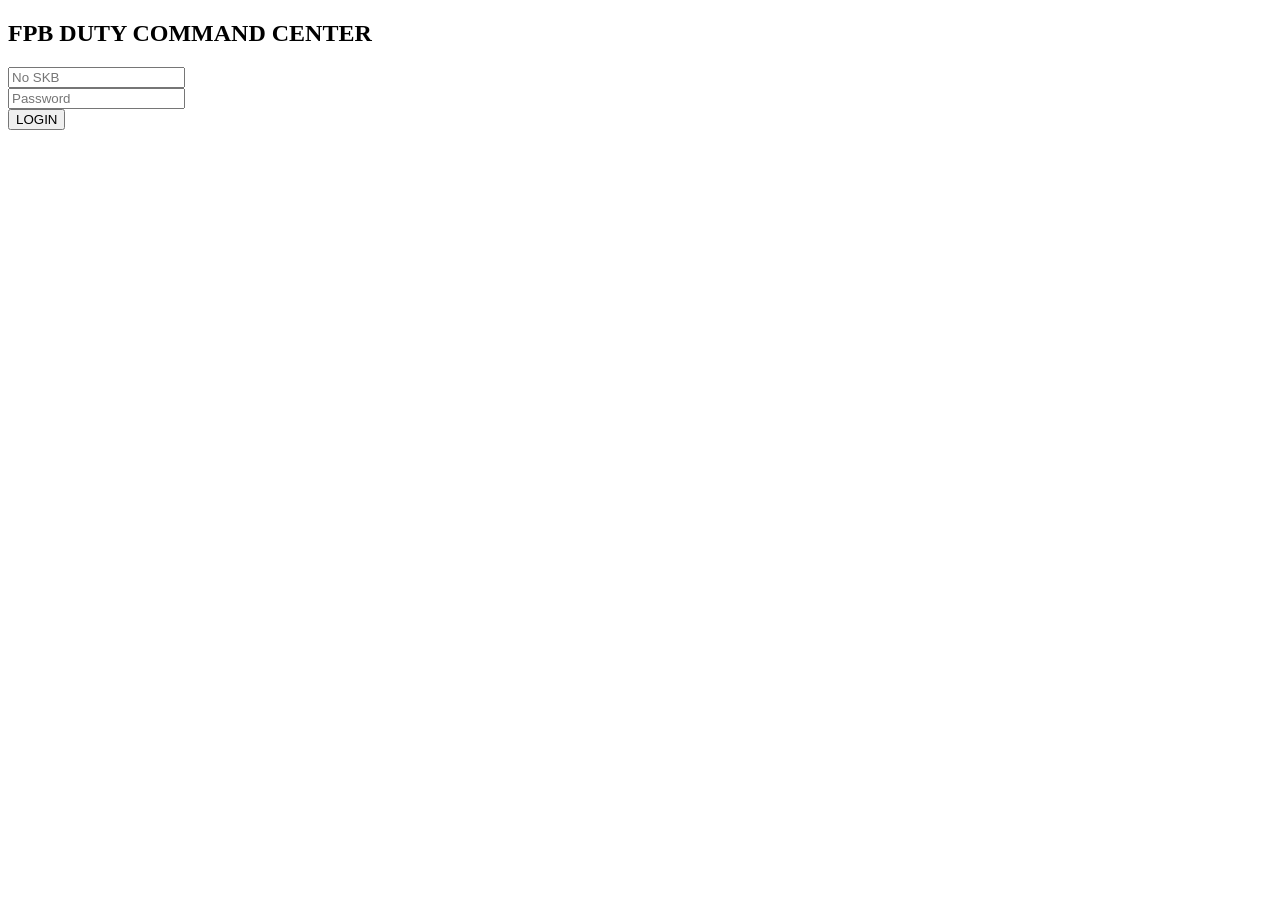
<file: index.html>
<!DOCTYPE html>

<html>

<head>

<title>
FPB Duty Login
</title>

<script src="supabase-config.js"></script>

</head>


<body>


<h2>
FPB DUTY COMMAND CENTER
</h2>


<input 
id="no_skb"
placeholder="No SKB">


<br>


<input 
id="password"
type="password"
placeholder="Password">


<br>


<button onclick="login()">

LOGIN

</button>



<script src="login.js"></script>


</body>

</html>
</file>
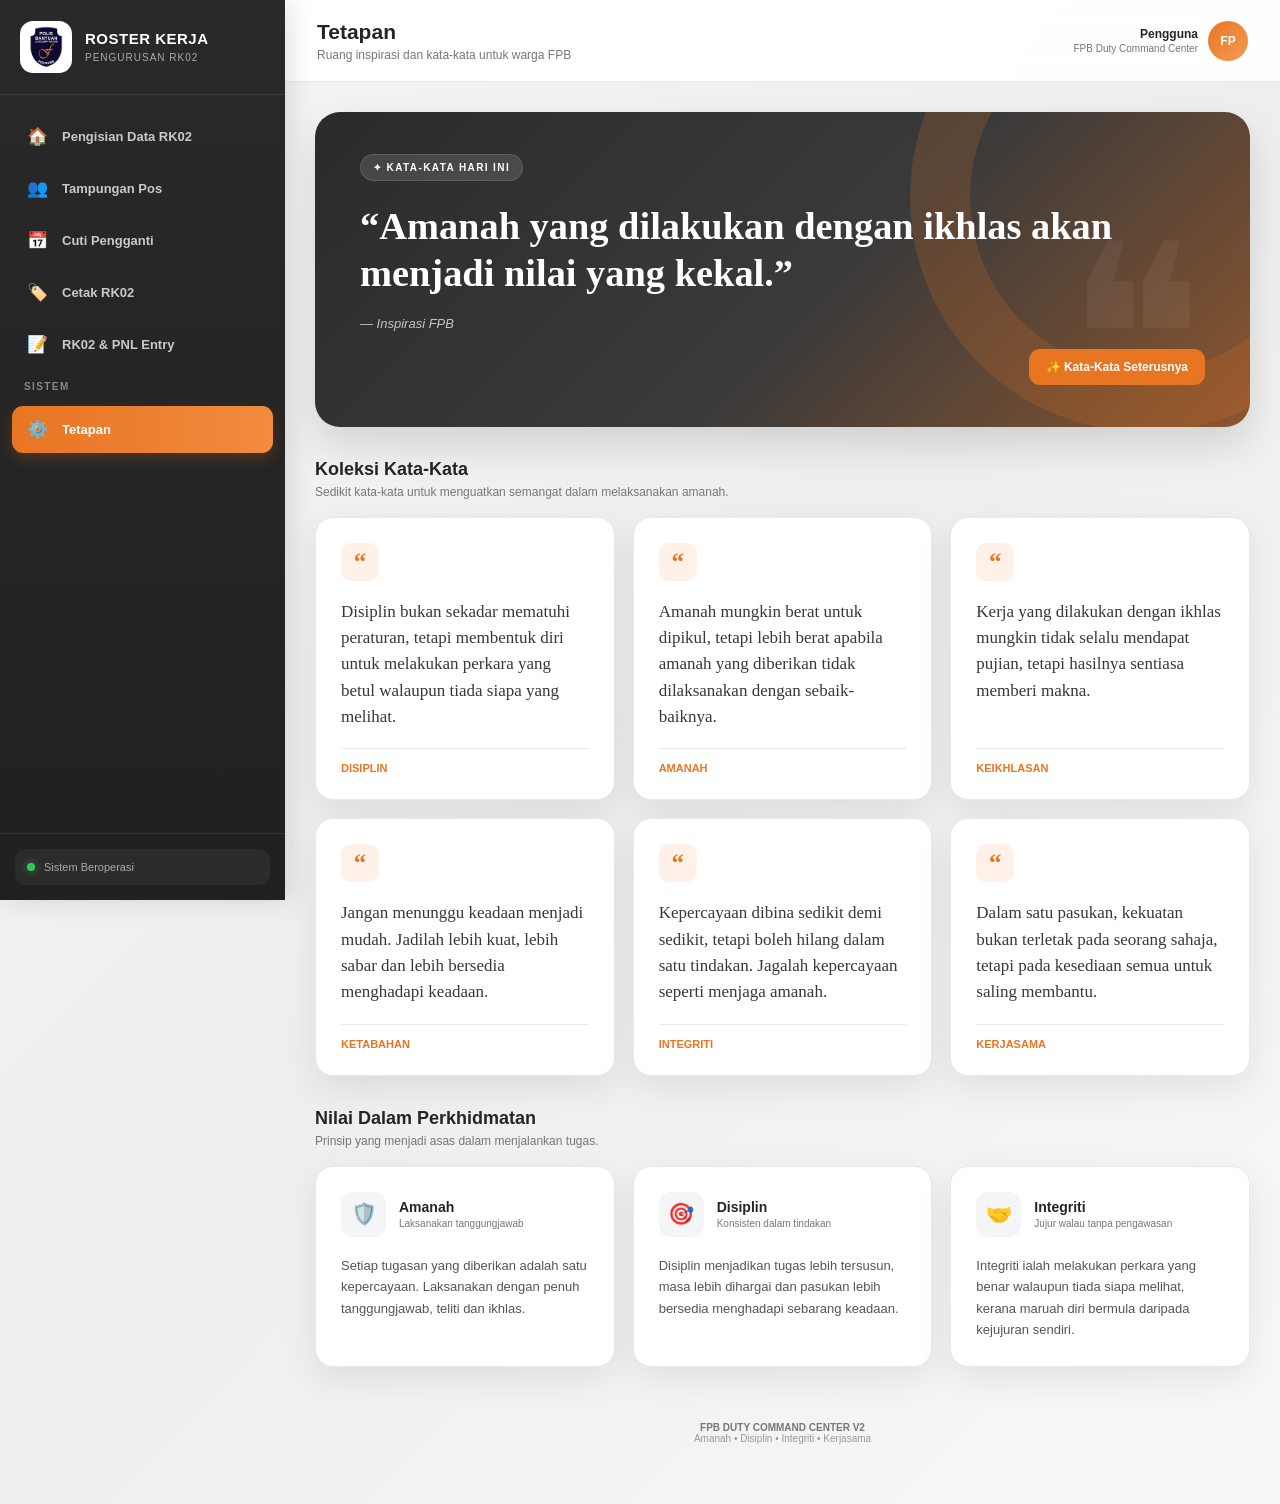
<file: tetapan.html>
<!DOCTYPE html>
<html lang="ms">

<head>

<meta charset="UTF-8">

<meta
    name="viewport"
    content="width=device-width, initial-scale=1.0"
>

<title>
Tetapan — FPB Duty Command Center V2
</title>

<link
    rel="icon"
    type="image/png"
    href="assets/logo.png"
>

<style>

/* =====================================================
   GLOBAL
===================================================== */

* {
    box-sizing: border-box;
    margin: 0;
    padding: 0;
}

:root {

    --orange: #e87522;
    --orange-dark: #c95d12;
    --orange-light: #fff1e7;

    --dark: #252525;
    --dark-2: #303030;

    --grey-1: #f4f5f6;
    --grey-2: #e7e8ea;
    --grey-3: #c8cbd0;

    --text: #252525;
    --muted: #777;

    --white: #ffffff;

    --shadow:
        0 12px 35px rgba(0,0,0,.08);

    --radius: 18px;
}

html {
    scroll-behavior: smooth;
}

body {

    font-family:
        "Segoe UI",
        Arial,
        sans-serif;

    background:
        linear-gradient(
            135deg,
            #f5f5f5 0%,
            #eeeeee 50%,
            #f8f8f8 100%
        );

    color: var(--text);

    min-height: 100vh;

}


/* =====================================================
   SIDEBAR
===================================================== */

.sidebar {

    position: fixed;

    top: 0;
    left: 0;
    bottom: 0;

    width: 285px;

    background:
        linear-gradient(
            180deg,
            #292929 0%,
            #202020 100%
        );

    color: white;

    z-index: 1000;

    display: flex;
    flex-direction: column;

    box-shadow:
        5px 0 25px rgba(0,0,0,.12);

}


/* =====================================================
   SIDEBAR BRAND
===================================================== */

.brand {

    min-height: 95px;

    display: flex;
    align-items: center;

    gap: 13px;

    padding:
        18px 20px;

    border-bottom:
        1px solid
        rgba(255,255,255,.08);

}

.brand-logo {

    width: 52px;
    height: 52px;

    border-radius: 13px;

    object-fit: contain;

    background: white;

    padding: 5px;

}

.brand-text {

    line-height: 1.15;

}

.brand-title {

    font-size: 15px;

    font-weight: 800;

    letter-spacing: .5px;

}

.brand-subtitle {

    margin-top: 5px;

    font-size: 10px;

    color: #aaa;

    letter-spacing: 1px;

}


/* =====================================================
   NAVIGATION
===================================================== */

.nav {

    padding: 18px 12px;

    overflow-y: auto;

    flex: 1;

}

.nav-title {

    padding:
        8px 12px;

    margin-bottom: 6px;

    font-size: 10px;

    font-weight: 700;

    color: #888;

    text-transform: uppercase;

    letter-spacing: 1.4px;

}

.nav-item {

    display: flex;

    align-items: center;

    gap: 13px;

    min-height: 47px;

    padding:
        0 14px;

    margin-bottom: 5px;

    border-radius: 11px;

    color: #c9c9c9;

    text-decoration: none;

    font-size: 13px;

    font-weight: 600;

    transition:
        .2s ease;

}

.nav-item:hover {

    background:
        rgba(255,255,255,.07);

    color: white;

    transform:
        translateX(2px);

}

.nav-item.active {

    background:
        linear-gradient(
            90deg,
            var(--orange),
            #f18b3e
        );

    color: white;

    box-shadow:
        0 6px 15px
        rgba(232,117,34,.22);

}

.nav-icon {

    width: 23px;

    text-align: center;

    font-size: 17px;

}


/* =====================================================
   SIDEBAR FOOTER
===================================================== */

.sidebar-footer {

    padding:
        15px;

    border-top:
        1px solid
        rgba(255,255,255,.08);

}

.system-status {

    display: flex;

    align-items: center;

    gap: 9px;

    padding:
        12px;

    border-radius: 11px;

    background:
        rgba(255,255,255,.05);

    font-size: 11px;

    color: #aaa;

}

.status-dot {

    width: 8px;
    height: 8px;

    border-radius: 50%;

    background: #35c759;

    box-shadow:
        0 0 8px
        rgba(53,199,89,.6);

}


/* =====================================================
   MAIN
===================================================== */

.main {

    margin-left: 285px;

    min-height: 100vh;

}


/* =====================================================
   TOPBAR
===================================================== */

.topbar {

    height: 82px;

    background:
        rgba(255,255,255,.94);

    backdrop-filter:
        blur(12px);

    border-bottom:
        1px solid
        var(--grey-2);

    display: flex;

    align-items: center;

    justify-content: space-between;

    padding:
        0 32px;

    position: sticky;

    top: 0;

    z-index: 100;

}

.topbar-left h1 {

    font-size: 21px;

    font-weight: 800;

}

.topbar-left p {

    margin-top: 4px;

    font-size: 12px;

    color: var(--muted);

}

.user-box {

    display: flex;

    align-items: center;

    gap: 10px;

}

.avatar {

    width: 40px;
    height: 40px;

    border-radius: 50%;

    display: flex;

    align-items: center;
    justify-content: center;

    background:
        linear-gradient(
            135deg,
            var(--orange),
            #f49b55
        );

    color: white;

    font-size: 12px;

    font-weight: 800;

}

.user-info {

    text-align: right;

}

.user-name {

    font-size: 12px;

    font-weight: 700;

}

.user-role {

    font-size: 10px;

    color: var(--muted);

    margin-top: 2px;

}


/* =====================================================
   CONTENT
===================================================== */

.content {

    padding:
        30px;

    max-width: 1450px;

    margin: auto;

}


/* =====================================================
   HERO
===================================================== */

.hero {

    position: relative;

    overflow: hidden;

    min-height: 290px;

    border-radius:
        25px;

    padding:
        42px 45px;

    color: white;

    background:
        linear-gradient(
            135deg,
            #2b2b2b 0%,
            #3a3a3a 55%,
            #e87522 150%
        );

    box-shadow:
        0 18px 40px
        rgba(0,0,0,.13);

    display: flex;

    align-items: center;

}

.hero::before {

    content: "";

    position: absolute;

    width: 350px;
    height: 350px;

    right: -130px;
    top: -150px;

    border-radius: 50%;

    border:
        60px solid
        rgba(232,117,34,.18);

}

.hero::after {

    content: "❝";

    position: absolute;

    right: 45px;
    bottom: -65px;

    font-family: Georgia, serif;

    font-size: 260px;

    color:
        rgba(255,255,255,.05);

}

.hero-content {

    position: relative;

    z-index: 2;

    max-width: 900px;

}

.hero-label {

    display: inline-flex;

    align-items: center;

    gap: 8px;

    padding:
        7px 12px;

    border-radius: 30px;

    background:
        rgba(255,255,255,.12);

    border:
        1px solid
        rgba(255,255,255,.12);

    font-size: 10px;

    font-weight: 800;

    letter-spacing: 1.4px;

    text-transform: uppercase;

}

.hero h2 {

    margin-top: 22px;

    font-family:
        Georgia,
        "Times New Roman",
        serif;

    font-size:
        clamp(27px, 3vw, 43px);

    line-height: 1.22;

    font-weight: 700;

}

.hero-author {

    margin-top: 19px;

    color:
        rgba(255,255,255,.72);

    font-size: 13px;

    font-style: italic;

}


/* =====================================================
   SECTION TITLE
===================================================== */

.section-heading {

    margin:
        32px 0 18px;

    display: flex;

    align-items: end;

    justify-content: space-between;

}

.section-heading h3 {

    font-size: 18px;

    font-weight: 800;

}

.section-heading p {

    margin-top: 5px;

    color: var(--muted);

    font-size: 12px;

}


/* =====================================================
   QUOTE GRID
===================================================== */

.quote-grid {

    display: grid;

    grid-template-columns:
        repeat(3, 1fr);

    gap: 18px;

}

.quote-card {

    background:
        white;

    border:
        1px solid
        var(--grey-2);

    border-radius:
        var(--radius);

    padding:
        25px;

    box-shadow:
        var(--shadow);

    min-height: 205px;

    display: flex;

    flex-direction: column;

    transition:
        transform .2s ease,
        box-shadow .2s ease;

}

.quote-card:hover {

    transform:
        translateY(-4px);

    box-shadow:
        0 17px 38px
        rgba(0,0,0,.11);

}

.quote-icon {

    width: 38px;
    height: 38px;

    border-radius: 10px;

    background:
        var(--orange-light);

    color:
        var(--orange);

    display: flex;

    align-items: center;
    justify-content: center;

    font-family: Georgia, serif;

    font-size: 25px;

    font-weight: bold;

}

.quote-text {

    margin-top: 18px;

    font-family:
        Georgia,
        "Times New Roman",
        serif;

    font-size: 17px;

    line-height: 1.55;

    color:
        #383838;

    flex: 1;

}

.quote-footer {

    margin-top: 18px;

    padding-top: 13px;

    border-top:
        1px solid
        var(--grey-2);

    font-size: 11px;

    color:
        var(--orange);

    font-weight: 700;

}


/* =====================================================
   MOTIVATION CARDS
===================================================== */

.motivation-grid {

    display: grid;

    grid-template-columns:
        repeat(3, 1fr);

    gap: 18px;

}

.motivation-card {

    background:
        white;

    border-radius:
        var(--radius);

    border:
        1px solid
        var(--grey-2);

    padding:
        25px;

    box-shadow:
        var(--shadow);

}

.motivation-top {

    display: flex;

    align-items: center;

    gap: 13px;

}

.motivation-icon {

    width: 45px;
    height: 45px;

    display: flex;

    align-items: center;
    justify-content: center;

    border-radius: 12px;

    background:
        var(--grey-1);

    font-size: 21px;

}

.motivation-title {

    font-size: 14px;

    font-weight: 800;

}

.motivation-subtitle {

    margin-top: 3px;

    color: var(--muted);

    font-size: 10px;

}

.motivation-text {

    margin-top: 18px;

    color:
        #555;

    font-size: 13px;

    line-height: 1.65;

}


/* =====================================================
   NEXT QUOTE BUTTON
===================================================== */

.quote-action {

    margin-top: 18px;

    display: flex;

    justify-content: flex-end;

}

.btn-next {

    border: none;

    border-radius: 11px;

    padding:
        11px 17px;

    background:
        var(--orange);

    color: white;

    font-size: 12px;

    font-weight: 700;

    cursor: pointer;

    transition:
        .2s ease;

}

.btn-next:hover {

    background:
        var(--orange-dark);

    transform:
        translateY(-1px);

}


/* =====================================================
   FOOTER
===================================================== */

.page-footer {

    margin-top: 35px;

    padding:
        20px 5px 30px;

    text-align: center;

    color:
        #999;

    font-size: 10px;

}

.page-footer strong {

    color:
        #777;

}


/* =====================================================
   MOBILE NAV
===================================================== */

.mobile-nav {

    display: none;

}


/* =====================================================
   RESPONSIVE
===================================================== */

@media (max-width: 1050px) {

    .quote-grid,
    .motivation-grid {

        grid-template-columns:
            1fr 1fr;

    }

}

@media (max-width: 800px) {

    .sidebar {

        display: none;

    }

    .main {

        margin-left: 0;

        padding-bottom: 70px;

    }

    .topbar {

        height: 70px;

        padding:
            0 18px;

    }

    .topbar-left h1 {

        font-size: 17px;

    }

    .topbar-left p {

        font-size: 10px;

    }

    .user-info {

        display: none;

    }

    .content {

        padding:
            18px;

    }

    .hero {

        min-height: 310px;

        padding:
            30px 25px;

        border-radius:
            20px;

    }

    .hero h2 {

        font-size:
            27px;

    }

    .quote-grid,
    .motivation-grid {

        grid-template-columns:
            1fr;

    }

    .mobile-nav {

        position: fixed;

        display: flex;

        left: 0;
        right: 0;
        bottom: 0;

        height: 64px;

        background:
            rgba(35,35,35,.97);

        z-index: 2000;

        align-items: center;

        justify-content: space-around;

        box-shadow:
            0 -5px 20px
            rgba(0,0,0,.16);

    }

    .mobile-nav a {

        text-decoration: none;

        color: #aaa;

        font-size: 9px;

        text-align: center;

    }

    .mobile-nav a.active {

        color:
            var(--orange);

    }

    .mobile-nav-icon {

        display: block;

        font-size: 18px;

        margin-bottom: 3px;

    }

}

</style>

</head>


<body>


<!-- =====================================================
     SIDEBAR
===================================================== -->

<aside class="sidebar">


    <div class="brand">

        <img
            src="assets/logo.png"
            class="brand-logo"
            alt="FPB"
        >

        <div class="brand-text">

            <div class="brand-title">
                ROSTER KERJA
            </div>

            <div class="brand-subtitle">
                PENGURUSAN RK02
            </div>

        </div>

    </div>


    <nav class="nav">


    

        <a
            href="rk02-pnl-data-entry.html"
            class="nav-item"
        >

            <span class="nav-icon">
                🏠
            </span>

            Pengisian Data RK02

        </a>


        <a
            href="tampungan-rk02.html"
            class="nav-item"
        >

            <span class="nav-icon">
                👥
            </span>

            Tampungan Pos

        </a>


        <a
            href="paparan-cuti-pengganti.html"
            class="nav-item"
        >

            <span class="nav-icon">
                📅
            </span>

            Cuti Pengganti

        </a>


        <a
            href="laporan-rk02.html"
            class="nav-item"
        >

            <span class="nav-icon">
                🏷️
            </span>

            Cetak RK02

        </a>


        <a
            href="rk02-pnl-data-entry.html"
            class="nav-item"
        >

            <span class="nav-icon">
                📝
            </span>

            RK02 &amp; PNL Entry

        </a>


        

        <div class="nav-title">
            SISTEM
        </div>


        <a
            href="tetapan.html"
            class="nav-item active"
        >

            <span class="nav-icon">
                ⚙️
            </span>

            Tetapan

        </a>


    </nav>


    <div class="sidebar-footer">

        <div class="system-status">

            <span class="status-dot"></span>

            Sistem Beroperasi

        </div>

    </div>


</aside>


<!-- =====================================================
     MAIN
===================================================== -->

<main class="main">


    <!-- TOPBAR -->

    <header class="topbar">


        <div class="topbar-left">

            <h1>
                Tetapan
            </h1>

            <p>
                Ruang inspirasi dan kata-kata untuk warga FPB
            </p>

        </div>


        <div class="user-box">

            <div class="user-info">

                <div
                    class="user-name"
                    id="namaPengguna"
                >
                    Pengguna
                </div>

                <div
                    class="user-role"
                    id="jawatanPengguna"
                >
                    FPB Duty Command Center
                </div>

            </div>


            <div
                class="avatar"
                id="avatarPengguna"
            >
                FP
            </div>

        </div>


    </header>


    <!-- CONTENT -->

    <section class="content">


        <!-- =================================================
             HERO KATA-KATA
        ================================================= -->

        <section class="hero">


            <div class="hero-content">


                <span class="hero-label">
                    ✦ KATA-KATA HARI INI
                </span>


                <h2 id="heroQuote">

                    “Amanah yang dilakukan dengan ikhlas
                    akan menjadi nilai yang kekal.”

                </h2>


                <div
                    class="hero-author"
                    id="heroAuthor"
                >
                    — Inspirasi FPB
                </div>


                <div class="quote-action">

                    <button
                        type="button"
                        class="btn-next"
                        id="btnNextQuote"
                    >
                        ✨ Kata-Kata Seterusnya
                    </button>

                </div>


            </div>


        </section>


        <!-- =================================================
             KOLEKSI KATA-KATA
        ================================================= -->

        <div class="section-heading">

            <div>

                <h3>
                    Koleksi Kata-Kata
                </h3>

                <p>
                    Sedikit kata-kata untuk menguatkan semangat
                    dalam melaksanakan amanah.
                </p>

            </div>

        </div>


        <section class="quote-grid">


            <article class="quote-card">

                <div class="quote-icon">
                    “
                </div>

                <div class="quote-text">

                    Disiplin bukan sekadar mematuhi
                    peraturan, tetapi membentuk diri
                    untuk melakukan perkara yang betul
                    walaupun tiada siapa yang melihat.

                </div>

                <div class="quote-footer">
                    DISIPLIN
                </div>

            </article>


            <article class="quote-card">

                <div class="quote-icon">
                    “
                </div>

                <div class="quote-text">

                    Amanah mungkin berat untuk dipikul,
                    tetapi lebih berat apabila amanah
                    yang diberikan tidak dilaksanakan
                    dengan sebaik-baiknya.

                </div>

                <div class="quote-footer">
                    AMANAH
                </div>

            </article>


            <article class="quote-card">

                <div class="quote-icon">
                    “
                </div>

                <div class="quote-text">

                    Kerja yang dilakukan dengan ikhlas
                    mungkin tidak selalu mendapat pujian,
                    tetapi hasilnya sentiasa memberi makna.

                </div>

                <div class="quote-footer">
                    KEIKHLASAN
                </div>

            </article>


            <article class="quote-card">

                <div class="quote-icon">
                    “
                </div>

                <div class="quote-text">

                    Jangan menunggu keadaan menjadi mudah.
                    Jadilah lebih kuat, lebih sabar dan
                    lebih bersedia menghadapi keadaan.

                </div>

                <div class="quote-footer">
                    KETABAHAN
                </div>

            </article>


            <article class="quote-card">

                <div class="quote-icon">
                    “
                </div>

                <div class="quote-text">

                    Kepercayaan dibina sedikit demi sedikit,
                    tetapi boleh hilang dalam satu tindakan.
                    Jagalah kepercayaan seperti menjaga amanah.

                </div>

                <div class="quote-footer">
                    INTEGRITI
                </div>

            </article>


            <article class="quote-card">

                <div class="quote-icon">
                    “
                </div>

                <div class="quote-text">

                    Dalam satu pasukan, kekuatan bukan
                    terletak pada seorang sahaja, tetapi
                    pada kesediaan semua untuk saling membantu.

                </div>

                <div class="quote-footer">
                    KERJASAMA
                </div>

            </article>


        </section>


        <!-- =================================================
             SEMANGAT TUGAS
        ================================================= -->

        <div class="section-heading">

            <div>

                <h3>
                    Nilai Dalam Perkhidmatan
                </h3>

                <p>
                    Prinsip yang menjadi asas dalam menjalankan tugas.
                </p>

            </div>

        </div>


        <section class="motivation-grid">


            <article class="motivation-card">

                <div class="motivation-top">

                    <div class="motivation-icon">
                        🛡️
                    </div>

                    <div>

                        <div class="motivation-title">
                            Amanah
                        </div>

                        <div class="motivation-subtitle">
                            Laksanakan tanggungjawab
                        </div>

                    </div>

                </div>

                <p class="motivation-text">

                    Setiap tugasan yang diberikan adalah
                    satu kepercayaan. Laksanakan dengan
                    penuh tanggungjawab, teliti dan ikhlas.

                </p>

            </article>


            <article class="motivation-card">

                <div class="motivation-top">

                    <div class="motivation-icon">
                        🎯
                    </div>

                    <div>

                        <div class="motivation-title">
                            Disiplin
                        </div>

                        <div class="motivation-subtitle">
                            Konsisten dalam tindakan
                        </div>

                    </div>

                </div>

                <p class="motivation-text">

                    Disiplin menjadikan tugas lebih tersusun,
                    masa lebih dihargai dan pasukan lebih
                    bersedia menghadapi sebarang keadaan.

                </p>

            </article>


            <article class="motivation-card">

                <div class="motivation-top">

                    <div class="motivation-icon">
                        🤝
                    </div>

                    <div>

                        <div class="motivation-title">
                            Integriti
                        </div>

                        <div class="motivation-subtitle">
                            Jujur walau tanpa pengawasan
                        </div>

                    </div>

                </div>

                <p class="motivation-text">

                    Integriti ialah melakukan perkara yang
                    benar walaupun tiada siapa melihat,
                    kerana maruah diri bermula daripada
                    kejujuran sendiri.

                </p>

            </article>


        </section>


        <!-- =================================================
             FOOTER
        ================================================= -->

        <footer class="page-footer">

            <strong>
                FPB DUTY COMMAND CENTER V2
            </strong>

            <br>

            Amanah • Disiplin • Integriti • Kerjasama

        </footer>


    </section>


</main>


<!-- =====================================================
     MOBILE NAV
===================================================== -->

<nav class="mobile-nav">


    <a href="dashboard.html">

        <span class="mobile-nav-icon">
            🏠
        </span>

        Dashboard

    </a>


    <a href="jadual-duty.html">

        <span class="mobile-nav-icon">
            📅
        </span>

        Duty

    </a>


    <a href="rk02-pnl-data-entry.html">

        <span class="mobile-nav-icon">
            📝
        </span>

        RK02

    </a>


    <a
        href="tetapan.html"
        class="active"
    >

        <span class="mobile-nav-icon">
            ⚙️
        </span>

        Tetapan

    </a>


</nav>


<script>

/* =====================================================
   KATA-KATA
===================================================== */

const SENARAI_KATA = [

    {
        text:
            "Amanah yang dilakukan dengan ikhlas akan menjadi nilai yang kekal.",
        author:
            "— Inspirasi FPB"
    },

    {
        text:
            "Disiplin bukan sekadar mematuhi peraturan, tetapi membentuk diri untuk melakukan perkara yang betul walaupun tiada siapa yang melihat.",
        author:
            "— Inspirasi FPB"
    },

    {
        text:
            "Kejayaan bukan hanya tentang sampai ke destinasi, tetapi tentang bagaimana kita melaksanakan amanah sepanjang perjalanan.",
        author:
            "— Inspirasi FPB"
    },

    {
        text:
            "Jadilah insan yang berguna ketika diperlukan, tenang ketika diuji dan ikhlas ketika melaksanakan amanah.",
        author:
            "— Inspirasi FPB"
    },

    {
        text:
            "Kerja yang dilakukan dengan ikhlas mungkin tidak selalu mendapat pujian, tetapi meninggalkan kesan yang panjang.",
        author:
            "— Inspirasi FPB"
    },

    {
        text:
            "Dalam satu pasukan, kekuatan bukan terletak pada seorang sahaja, tetapi pada kesediaan semua untuk saling membantu.",
        author:
            "— Inspirasi FPB"
    },

    {
        text:
            "Kepercayaan dibina sedikit demi sedikit, tetapi boleh hilang dalam satu tindakan. Jagalah kepercayaan seperti menjaga amanah.",
        author:
            "— Inspirasi FPB"
    },

    {
        text:
            "Jangan menunggu keadaan menjadi mudah. Jadilah lebih kuat, lebih sabar dan lebih bersedia menghadapi keadaan.",
        author:
            "— Inspirasi FPB"
    },

    {
        text:
            "Kadang-kadang tugas yang kecil menjadi besar nilainya apabila dilakukan dengan penuh keikhlasan.",
        author:
            "— Inspirasi FPB"
    },

    {
        text:
            "Kualiti seorang anggota bukan hanya dinilai ketika diawasi, tetapi ketika dia memilih untuk melakukan yang benar tanpa pengawasan.",
        author:
            "— Inspirasi FPB"
    },

    {
        text:
            "Hormat kepada tugas, hormat kepada rakan dan hormat kepada amanah yang diberikan.",
        author:
            "— Inspirasi FPB"
    },

    {
        text:
            "Hari yang baik bukan hari tanpa cabaran, tetapi hari apabila kita berjaya melaksanakan tanggungjawab walaupun berdepan cabaran.",
        author:
            "— Inspirasi FPB"
    }

];


let indexKata = 0;


/* =====================================================
   PAPAR KATA
===================================================== */

function paparKata(index) {

    const quote =
        SENARAI_KATA[index];

    const heroQuote =
        document.getElementById(
            "heroQuote"
        );

    const heroAuthor =
        document.getElementById(
            "heroAuthor"
        );


    if (!quote) {

        return;

    }


    heroQuote.style.opacity = "0";

    heroAuthor.style.opacity = "0";


    setTimeout(
        function() {

            heroQuote.textContent =
                "“" +
                quote.text +
                "”";

            heroAuthor.textContent =
                quote.author;


            heroQuote.style.opacity =
                "1";

            heroAuthor.style.opacity =
                "1";

        },
        180
    );

}


/* =====================================================
   KATA SETERUSNYA
===================================================== */

document
    .getElementById(
        "btnNextQuote"
    )
    ?.addEventListener(
        "click",
        function() {

            indexKata++;

            if (
                indexKata >=
                SENARAI_KATA.length
            ) {

                indexKata = 0;

            }

            paparKata(
                indexKata
            );

        }
    );


/* =====================================================
   TRANSITION
===================================================== */

document.addEventListener(
    "DOMContentLoaded",
    function() {

        const heroQuote =
            document.getElementById(
                "heroQuote"
            );

        const heroAuthor =
            document.getElementById(
                "heroAuthor"
            );


        if (heroQuote) {

            heroQuote.style.transition =
                "opacity .18s ease";

        }


        if (heroAuthor) {

            heroAuthor.style.transition =
                "opacity .18s ease";

        }


        /* ===============================
           USER SEMENTARA
        =============================== */

        try {

            const localUser =
                localStorage.getItem(
                    "pengguna"
                );


            if (localUser) {

                const user =
                    JSON.parse(
                        localUser
                    );


                const nama =
                    user?.nama ||
                    "Pengguna";


                const jawatan =
                    user?.jawatan ||
                    "FPB Duty Command Center";


                const namaEl =
                    document.getElementById(
                        "namaPengguna"
                    );


                const jawatanEl =
                    document.getElementById(
                        "jawatanPengguna"
                    );


                const avatarEl =
                    document.getElementById(
                        "avatarPengguna"
                    );


                if (namaEl) {

                    namaEl.textContent =
                        nama;

                }


                if (jawatanEl) {

                    jawatanEl.textContent =
                        jawatan;

                }


                if (avatarEl) {

                    avatarEl.textContent =
                        binaAvatar(nama);

                }

            }

        }

        catch(error) {

            console.warn(
                "USER LOCAL TIDAK DAPAT DIBACA:",
                error
            );

        }

    }
);


/* =====================================================
   AVATAR
===================================================== */

function binaAvatar(
    nama
) {

    const teks =
        String(
            nama || ""
        )
        .trim();


    if (!teks) {

        return "FP";

    }


    const bahagian =
        teks.split(
            /\s+/
        );


    if (
        bahagian.length === 1
    ) {

        return bahagian[0]
            .substring(
                0,
                2
            )
            .toUpperCase();

    }


    return (
        bahagian[0][0] +
        bahagian[
            bahagian.length - 1
        ][0]
    )
    .toUpperCase();

}

</script>


</body>

</html>
</file>
